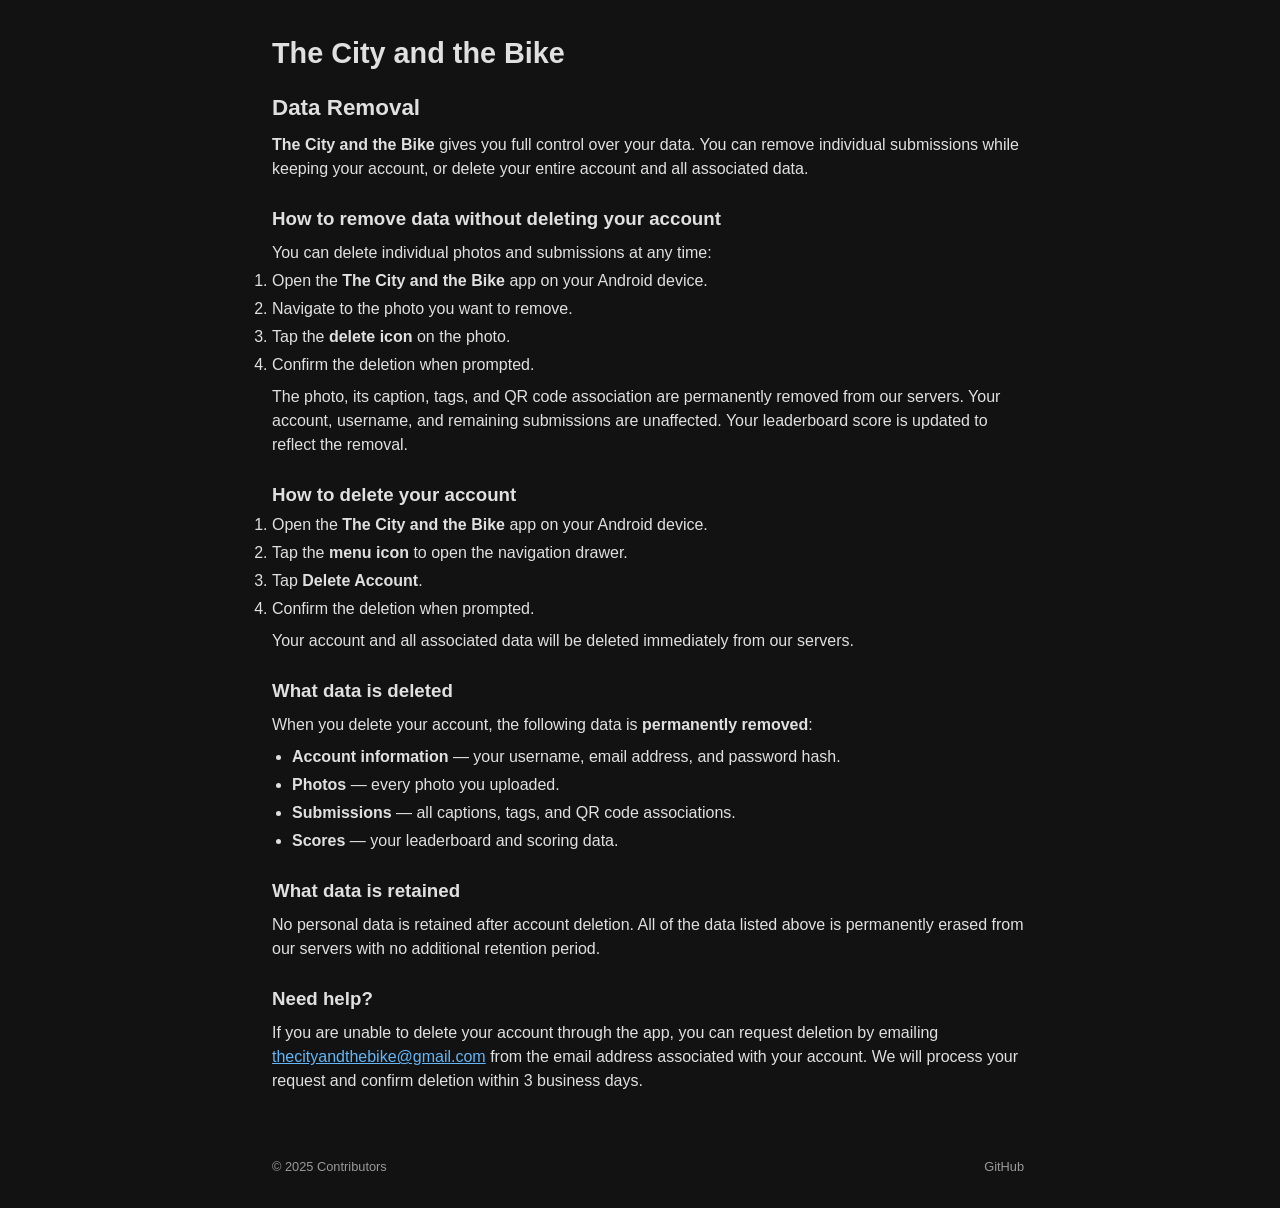
<file: web/dataremoval/index.html>
<!DOCTYPE html>
<html lang="en">
<head>
  <meta charset="UTF-8">
  <meta name="viewport" content="width=device-width, initial-scale=1.0">
  <title>Data Removal - The City and the Bike</title>
  <link rel="icon" type="image/x-icon" href="../favicon.ico">
  <link rel="icon" type="image/png" href="../favicon.png">
  <link rel="apple-touch-icon" href="../apple-touch-icon.png">
  <link rel="stylesheet" href="../style.css">
</head>
<body>
  <header>
    <h1><a href="../" style="color: inherit; text-decoration: none;">The City and the Bike</a></h1>
  </header>

  <section class="about policy">
    <h2>Data Removal</h2>
    <p>
      <strong>The City and the Bike</strong> gives you full control over your
      data. You can remove individual submissions while keeping your account, or
      delete your entire account and all associated data.
    </p>

    <h3>How to remove data without deleting your account</h3>
    <p>You can delete individual photos and submissions at any time:</p>
    <ol>
      <li>Open the <strong>The City and the Bike</strong> app on your Android device.</li>
      <li>Navigate to the photo you want to remove.</li>
      <li>Tap the <strong>delete icon</strong> on the photo.</li>
      <li>Confirm the deletion when prompted.</li>
    </ol>
    <p>
      The photo, its caption, tags, and QR code association are permanently
      removed from our servers. Your account, username, and remaining
      submissions are unaffected. Your leaderboard score is updated to reflect
      the removal.
    </p>

    <h3>How to delete your account</h3>
    <ol>
      <li>Open the <strong>The City and the Bike</strong> app on your Android device.</li>
      <li>Tap the <strong>menu icon</strong> to open the navigation drawer.</li>
      <li>Tap <strong>Delete Account</strong>.</li>
      <li>Confirm the deletion when prompted.</li>
    </ol>
    <p>
      Your account and all associated data will be deleted immediately from our
      servers.
    </p>

    <h3>What data is deleted</h3>
    <p>When you delete your account, the following data is <strong>permanently removed</strong>:</p>
    <ul>
      <li><strong>Account information</strong> &mdash; your username, email address, and password hash.</li>
      <li><strong>Photos</strong> &mdash; every photo you uploaded.</li>
      <li><strong>Submissions</strong> &mdash; all captions, tags, and QR code associations.</li>
      <li><strong>Scores</strong> &mdash; your leaderboard and scoring data.</li>
    </ul>

    <h3>What data is retained</h3>
    <p>
      No personal data is retained after account deletion. All of the data
      listed above is permanently erased from our servers with no additional
      retention period.
    </p>

    <h3>Need help?</h3>
    <p>
      If you are unable to delete your account through the app, you can request
      deletion by emailing
      <a href="mailto:thecityandthebike@gmail.com">thecityandthebike@gmail.com</a>
      from the email address associated with your account. We will process your
      request and confirm deletion within 3 business days.
    </p>
  </section>

  <footer>
    <p>&copy; 2025 Contributors</p>
    <a href="https://github.com/bmander/thecityandthebike">GitHub</a>
  </footer>
</body>
</html>
</file>
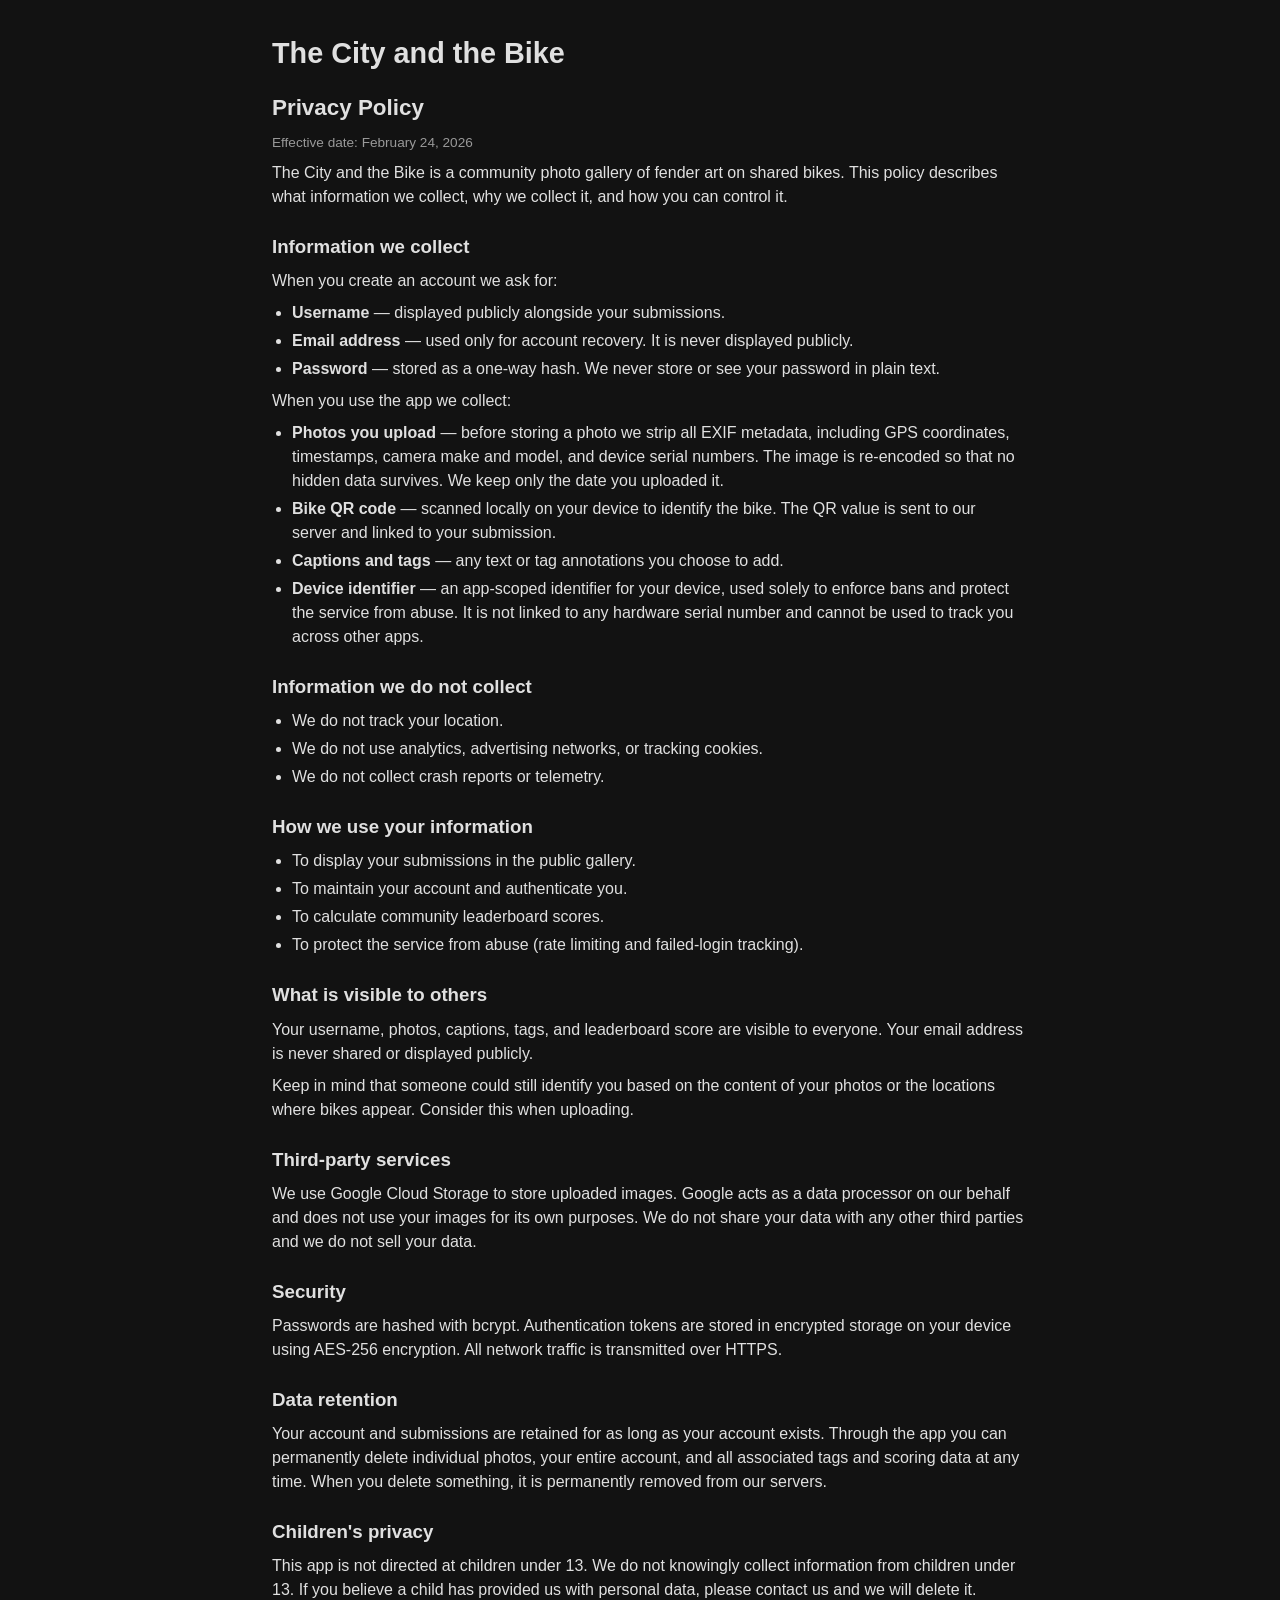
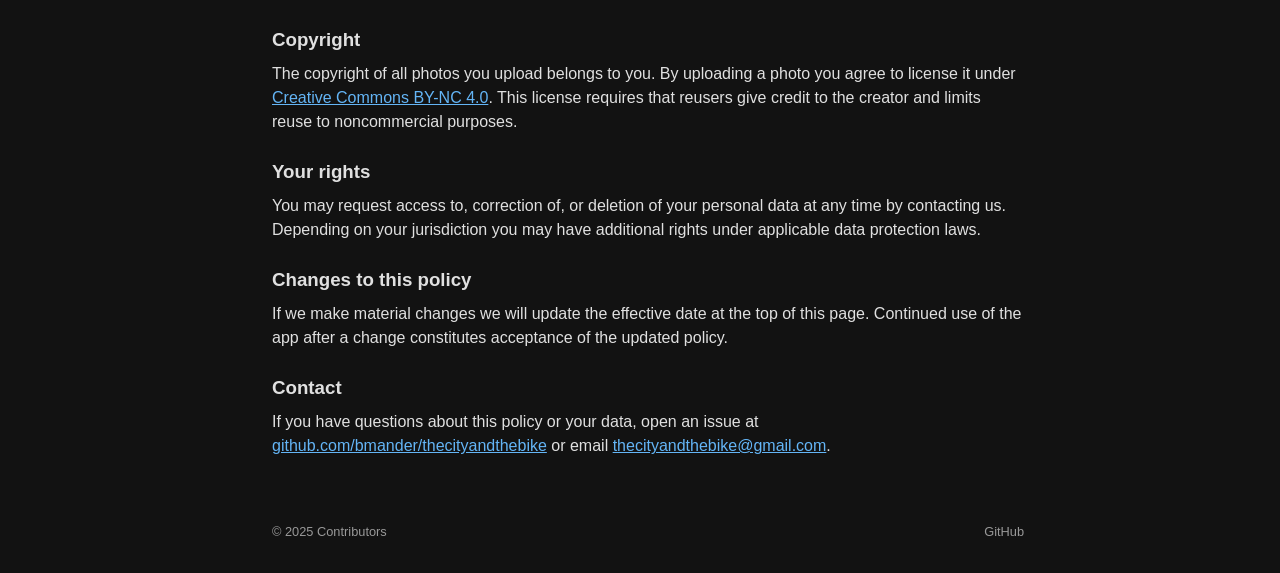
<file: web/privacy/index.html>
<!DOCTYPE html>
<html lang="en">
<head>
  <meta charset="UTF-8">
  <meta name="viewport" content="width=device-width, initial-scale=1.0">
  <title>Privacy Policy - The City and the Bike</title>
  <link rel="icon" type="image/x-icon" href="../favicon.ico">
  <link rel="icon" type="image/png" href="../favicon.png">
  <link rel="apple-touch-icon" href="../apple-touch-icon.png">
  <link rel="stylesheet" href="../style.css">
</head>
<body>
  <header>
    <h1><a href="../" style="color: inherit; text-decoration: none;">The City and the Bike</a></h1>
  </header>

  <section class="about policy">
    <h2>Privacy Policy</h2>
    <p class="policy-meta">Effective date: February 24, 2026</p>

    <p>
      The City and the Bike is a community photo gallery of fender art on
      shared bikes. This policy describes what information we collect, why we
      collect it, and how you can control it.
    </p>

    <h3>Information we collect</h3>

    <p>When you create an account we ask for:</p>
    <ul>
      <li><strong>Username</strong> &mdash; displayed publicly alongside your submissions.</li>
      <li><strong>Email address</strong> &mdash; used only for account recovery. It is never displayed publicly.</li>
      <li><strong>Password</strong> &mdash; stored as a one-way hash. We never store or see your password in plain text.</li>
    </ul>

    <p>When you use the app we collect:</p>
    <ul>
      <li><strong>Photos you upload</strong> &mdash; before storing a photo we strip all EXIF
        metadata, including GPS coordinates, timestamps, camera make and model,
        and device serial numbers. The image is re-encoded so that no hidden
        data survives. We keep only the date you uploaded it.</li>
      <li><strong>Bike QR code</strong> &mdash; scanned locally on your device to identify the
        bike. The QR value is sent to our server and linked to your submission.</li>
      <li><strong>Captions and tags</strong> &mdash; any text or tag annotations you choose to add.</li>
      <li><strong>Device identifier</strong> &mdash; an app-scoped identifier for your device,
        used solely to enforce bans and protect the service from abuse. It is not
        linked to any hardware serial number and cannot be used to track you
        across other apps.</li>
    </ul>

    <h3>Information we do not collect</h3>
    <ul>
      <li>We do not track your location.</li>
      <li>We do not use analytics, advertising networks, or tracking cookies.</li>
      <li>We do not collect crash reports or telemetry.</li>
    </ul>

    <h3>How we use your information</h3>
    <ul>
      <li>To display your submissions in the public gallery.</li>
      <li>To maintain your account and authenticate you.</li>
      <li>To calculate community leaderboard scores.</li>
      <li>To protect the service from abuse (rate limiting and failed-login tracking).</li>
    </ul>

    <h3>What is visible to others</h3>
    <p>
      Your username, photos, captions, tags, and leaderboard score are visible
      to everyone. Your email address is never shared or displayed publicly.
    </p>
    <p>
      Keep in mind that someone could still identify you based on the content
      of your photos or the locations where bikes appear. Consider this when
      uploading.
    </p>

    <h3>Third-party services</h3>
    <p>
      We use Google Cloud Storage to store uploaded images. Google acts as a
      data processor on our behalf and does not use your images for its own
      purposes. We do not share your data with any other third parties and we
      do not sell your data.
    </p>

    <h3>Security</h3>
    <p>
      Passwords are hashed with bcrypt. Authentication tokens are stored in
      encrypted storage on your device using AES-256 encryption. All network
      traffic is transmitted over HTTPS.
    </p>

    <h3>Data retention</h3>
    <p>
      Your account and submissions are retained for as long as your account
      exists. Through the app you can permanently delete individual photos,
      your entire account, and all associated tags and scoring data at any
      time. When you delete something, it is permanently removed from our
      servers.
    </p>

    <h3>Children's privacy</h3>
    <p>
      This app is not directed at children under 13. We do not knowingly
      collect information from children under 13. If you believe a child has
      provided us with personal data, please contact us and we will delete it.
    </p>

    <h3>Copyright</h3>
    <p>
      The copyright of all photos you upload belongs to you. By uploading a
      photo you agree to license it under
      <a href="https://creativecommons.org/licenses/by-nc/4.0/">Creative Commons BY-NC 4.0</a>.
      This license requires that reusers give credit to the creator and limits
      reuse to noncommercial purposes.
    </p>

    <h3>Your rights</h3>
    <p>
      You may request access to, correction of, or deletion of your personal
      data at any time by contacting us. Depending on your jurisdiction you may
      have additional rights under applicable data protection laws.
    </p>

    <h3>Changes to this policy</h3>
    <p>
      If we make material changes we will update the effective date at the top
      of this page. Continued use of the app after a change constitutes
      acceptance of the updated policy.
    </p>

    <h3>Contact</h3>
    <p>
      If you have questions about this policy or your data, open an issue at
      <a href="https://github.com/bmander/thecityandthebike">github.com/bmander/thecityandthebike</a>
      or email
      <a href="mailto:thecityandthebike@gmail.com">thecityandthebike@gmail.com</a>.
    </p>
  </section>

  <footer>
    <p>&copy; 2025 Contributors</p>
    <a href="https://github.com/bmander/thecityandthebike">GitHub</a>
  </footer>
</body>
</html>
</file>
<file: web/style.css>
:root {
  --bg: #121212;
  --bg-card: #1e1e1e;
  --text: #e0e0e0;
  --text-muted: #999;
  --accent: #64b5f6;
  --gap: 12px;
  --content-margin: 20%;
  --text-inset: 1rem;
}

*,
*::before,
*::after {
  box-sizing: border-box;
  margin: 0;
  padding: 0;
}

body {
  font-family: -apple-system, BlinkMacSystemFont, "Segoe UI", Roboto,
    Helvetica, Arial, sans-serif;
  background: var(--bg);
  color: var(--text);
  line-height: 1.5;
  min-height: 100vh;
  display: flex;
  flex-direction: column;
}

header {
  text-align: left;
  padding: 2rem var(--content-margin) 1rem;
  padding-left: calc(var(--content-margin) + var(--text-inset));
}

header h1 {
  font-size: 1.8rem;
  font-weight: 700;
}

.tagline {
  color: var(--text-muted);
  margin-top: 0.25rem;
}

.about {
  padding: 0 var(--content-margin) 2rem;
  padding-left: calc(var(--content-margin) + var(--text-inset));
  text-align: left;
}

.app-link {
  display: inline-block;
  margin-top: 1rem;
}

.app-link img {
  display: block;
}

.app-link:hover {
  opacity: 0.85;
}

.policy h2 {
  font-size: 1.4rem;
  margin-bottom: 0.5rem;
}

.policy h3 {
  margin-top: 1.5rem;
  margin-bottom: 0.25rem;
}

.policy p,
.policy ul {
  margin-top: 0.5rem;
}

.policy ul {
  padding-left: 1.25rem;
}

.policy li {
  margin-top: 0.25rem;
}

.policy a {
  color: var(--accent);
}

.policy-meta {
  color: var(--text-muted);
  font-size: 0.85rem;
}

.gallery {
  flex: 1;
  padding: 0 var(--content-margin) var(--gap);
}

#photo-grid {
  display: grid;
  grid-template-columns: repeat(auto-fill, minmax(200px, 1fr));
  gap: var(--gap);
}

.card {
  background: var(--bg-card);
  border-radius: 6px;
  overflow: hidden;
}

.card img {
  width: 100%;
  aspect-ratio: 1;
  object-fit: cover;
  display: block;
}

.card .caption {
  padding: 0.5rem 0.6rem;
  font-size: 0.85rem;
}

.card .caption .username {
  font-weight: 600;
}

.card .caption .date {
  color: var(--text-muted);
  font-size: 0.75rem;
}

.loading,
.error,
.end-message {
  text-align: center;
  padding: 2rem;
  color: var(--text-muted);
}

.error {
  color: #ef5350;
}

footer {
  display: flex;
  justify-content: space-between;
  padding: 2rem var(--content-margin);
  padding-left: calc(var(--content-margin) + var(--text-inset));
  color: var(--text-muted);
  font-size: 0.8rem;
}

footer a {
  color: var(--text-muted);
  text-decoration: none;
}

footer a:hover {
  color: var(--text);
}

@media (max-width: 600px) {
  :root {
    --content-margin: 1rem;
    --gap: 4px;
  }

  .gallery {
    padding: 0 0 var(--gap);
  }

  #photo-grid {
    grid-template-columns: repeat(3, 1fr);
  }

  .card {
    border-radius: 0;
  }

  .card .caption {
    display: none;
  }
}
</file>
